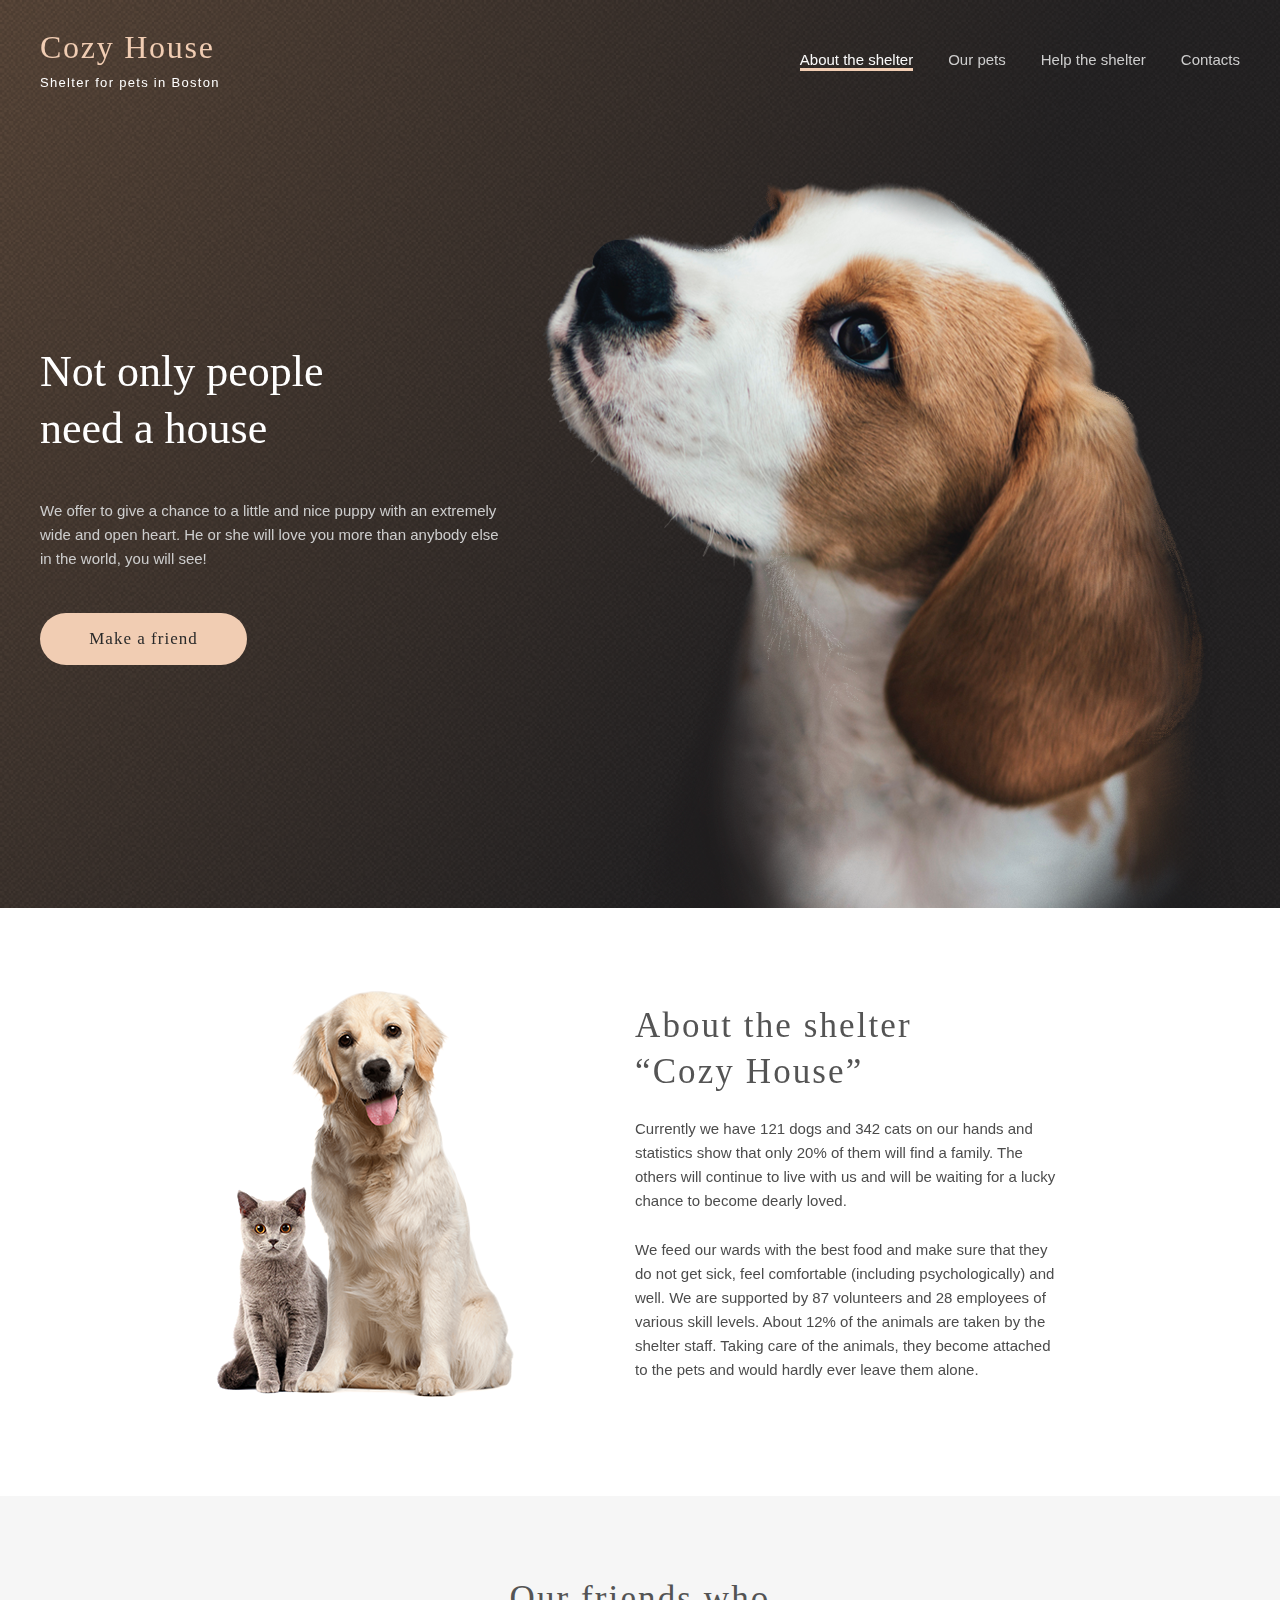
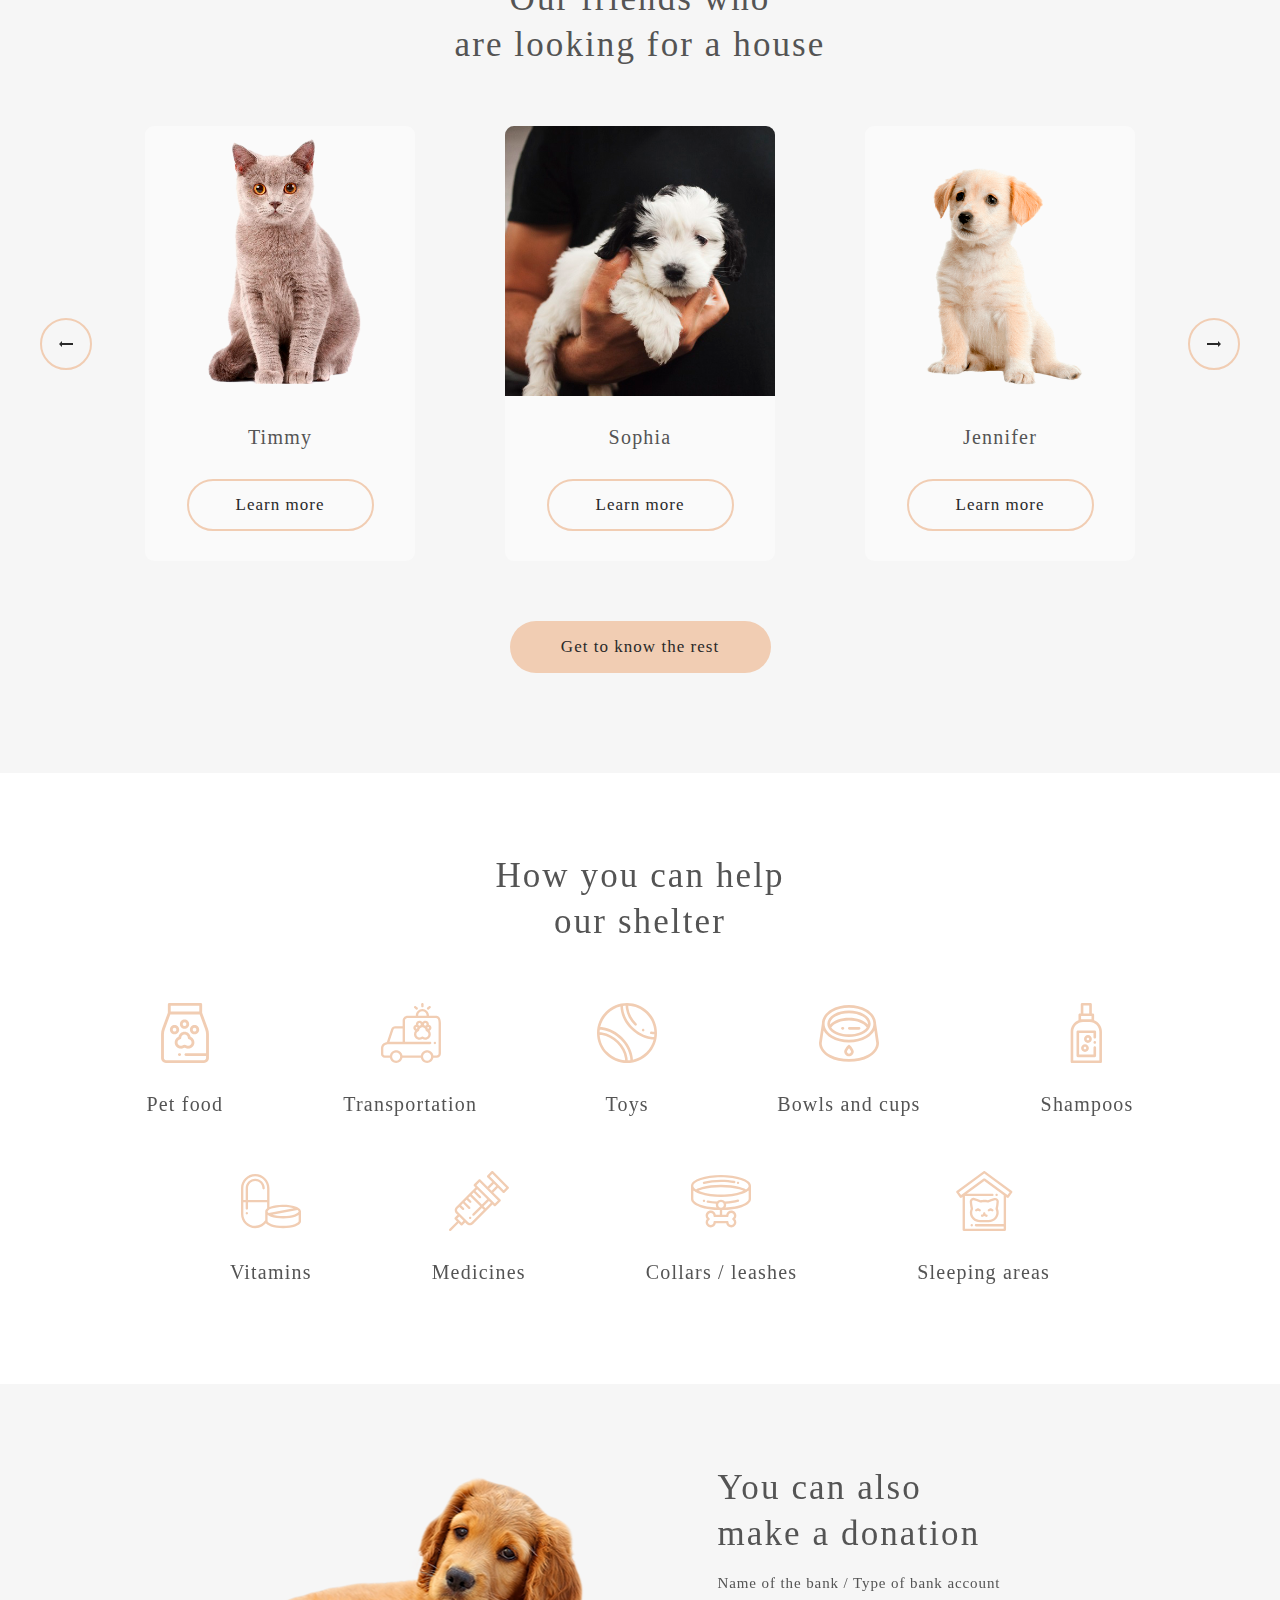
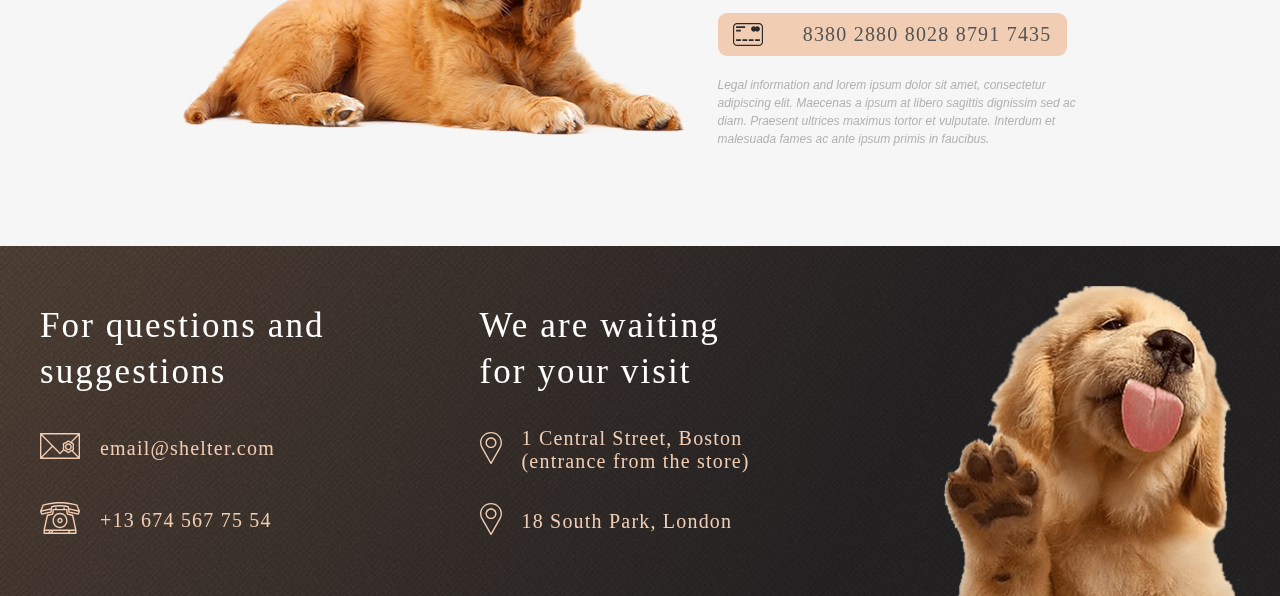
<file: shelter/pages/main/index.html>
<!DOCTYPE html>
<html lang="en">
<head>
    <meta charset="UTF-8">
    <meta http-equiv="X-UA-Compatible" content="IE=edge">
    <meta name="viewport" content="width=device-width, initial-scale=1.0">
    <title>Shelter</title>
    <link rel="stylesheet" href="../main/style/style-desktop.css">
    <link rel="stylesheet" href="../main/style/style-tablet.css">
    <link rel="stylesheet" href="../main/style/style-mobile.css">
    <link rel="shortcut icon" href="../../assets/icons/favicon_main.png" type="image/x-icon">
</head>
<body>
    <header class="header">
        <div class="container">
            <div class="header__row row">
                <div class="logo">
                    <div class="logo__title">
                        <h2><a href="#">Cozy House</a></h2>
                        <h5>Shelter for pets in Boston</h5>
                    </div>
                </div>
                <div class="burger">
                    <span class="line line-one"></span>
                    <span class="line line-two"></span>
                    <span class="line line-three"></span>
                </div>
                <nav class="menu">
                </nav>
                <ul class="menu__row row">
                    <li class="menu__item">
                        <a class="link-active burger-link" href="#">About the shelter</a>
                    </li>
                    <li class="menu__item">
                        <a class="menu__link burger-link" href="../pets/index.html">Our pets</a>
                    </li>
                    <li class="menu__item">
                        <a class="menu__link burger-link" href="#help">Help the shelter</a>
                    </li>
                    <li class="menu__item">
                        <a class="menu__link burger-link" href="#footer">Contacts</a>
                    </li>
                </ul>
            </div>
        </div>
    </header>
    <section class="not-only bg">
        <div class="not-only__container container">
            <div class="not-only__row row">
                <div class="content">
                    <div class="content__colum">
                        <h1 class="content__title">Not only people<br> need a house</h1>
                        <p class="content__subtitle">We offer to give a chance to a little and nice puppy with an extremely wide and open heart. He or she will love you more than anybody else in the world, you will see!</p>
                        <div class="content__btn-wrapper">
                            <button class="content__btn" onclick="location.href='#our-friends'">Make a friend</button>
                        </div>
                    </div>
                </div>
                <img class="not-only__img" src="../../assets/images/start-screen-puppy.png" alt="not-only">
            </div>
        </div>
    </section>
    <section class="about">
        <div class="about__container container">
            <div class="about__row row">
                <img class="about__img" src="../../assets/images/about-pets.png" alt="icon_about">
                <div class="about__disc">
                    <h3 class="about__disc-title">About the shelter<br> “Cozy House”</h3>
                    <p class="about__disc-subtitle about__disc-subtitle_first">Currently we have 121 dogs and 342 cats on our hands and statistics show that only 20% of them will find a family. The others will continue to live with us and will be waiting for a lucky chance to become dearly loved.</p>
                    <p class="about__disc-subtitle about__disc-subtitle_second">We feed our wards with the best food and make sure that they do not get sick, feel comfortable (including psychologically) and well. We are supported by 87 volunteers and 28 employees of various skill levels. About 12% of the animals are taken by the shelter staff. Taking care of the animals, they become attached to the pets and would hardly ever leave them alone.</p>
                </div>
            </div>
        </div>
    </section>
    <section class="our-friends" id="our-friends">
        <div class="container">
            <div class="our-friends__colum colum">
                <h3 class="our-friends__title">Our friends who<br> are looking for a house</h3>
                <div class="slider">
                    <div class="slider__btn slider__btn-prev">
                        <img src="../../assets/icons/Arrow-left.svg" alt="pointer">
                    </div>
                    <div class="slider__container">
                        <div class="slider__content">
                            <div class="prev-page page">
                            </div>
                            <div class="current-page page">
                            </div>
                            <div class="next-page page">
                            </div>
                        </div>
                    </div>
                    <div class="slider__btn slider__btn-next">
                        <img src="../../assets/icons/Arrow-right.svg" alt="pointer">
                    </div>
                </div>
                <button class="our-friends__btn" onclick="location.href='../pets/index.html'">Get to know the rest</button>
            </div>
        </div>
    </section>
    <section class="help" id="help">
        <div class="help__container">
            <div class="help__colum colum">
                <h3 class="help__title">How you can help<br>our shelter</h3>
                <div class="help__list">
                    <div class="item item_one">
                        <img src="../../assets/icons/icon-1.svg" class="item__icon" alt="icon">
                        <h4 class="item__text">Pet food</h4>
                    </div>
                    <div class="item item_two">
                        <img src="../../assets/icons/icon-2.svg" class="item__icon" alt="icon">
                        <h4 class="item__text">Transportation</h4>
                    </div>
                    <div class="item item_three">
                        <img src="../../assets/icons/icon-3.svg" class="item__icon" alt="icon">
                        <h4 class="item__text">Toys</h4>
                    </div>
                    <div class="item item_four">
                        <img src="../../assets/icons/icon-4.svg" class="item__icon" alt="icon">
                        <h4 class="item__text">Bowls and cups</h4>
                    </div>
                    <div class="item item_five">
                        <img src="../../assets/icons/icon-5.svg" class="item__icon" alt="icon">
                        <h4 class="item__text">Shampoos</h4>
                    </div>
                    <div class="item item_six">
                        <img src="../../assets/icons/icon-6.svg" class="item__icon" alt="icon">
                        <h4 class="item__text">Vitamins</h4>
                    </div>
                    <div class="item item_seven">
                        <img src="../../assets/icons/icon-7.svg" class="item__icon" alt="icon">
                        <h4 class="item__text">Medicines</h4>
                    </div>
                    <div class="item item_eight">
                        <img src="../../assets/icons/icon-8.svg" class="item__icon" alt="icon">
                        <h4 class="item__text">Collars / leashes</h4>
                    </div>
                    <div class="item item_nine">
                        <img src="../../assets/icons/icon-9.svg" class="item__icon" alt="icon">
                        <h4 class="item__text">Sleeping areas</h4>
                    </div>
                </div>
            </div>
        </div>
    </section>
    <section class="in-addition">
        <div class="in-addition__container container">
            <div class="in-addition__row row">
                <img class="in-addition__img" src="../../assets/images/donation-dog.png" alt="in-addition_icon">
                <div class="donation">
                    <h2 class="donation__title">You can also<br> make a donation</h2>
                    <h4 class="donation__subtitle">Name of the bank / Type of bank account</h4>
                    <div class="donation__btn">
                        <div class="credit-icon"></div>
                        <a href="#noscrol">8380 2880 8028 8791 7435</a>
                    </div>
                    <h6 class="donation__text">Legal information and lorem ipsum dolor sit amet, consectetur adipiscing elit. Maecenas a ipsum at libero sagittis dignissim sed ac diam. Praesent ultrices maximus tortor et vulputate. Interdum et malesuada fames ac ante ipsum primis in faucibus.</h6>
                </div>
            </div>
        </div>
    </section>
    <footer class="footer bg" id="footer">
        <div class="container">
            <div class="footer__row row">
                <div class="contacts contacts_one">
                    <h3 class="contacts__title">For questions and suggestions</h3>
                    <div class="contacts__item contacts__item-one">
                        <div class="contacts__icon"><a href="mailto:"><img src="../../assets/icons/mail.svg" alt="mail"></a></div>
                        <h4 class="contacts__text"><a href="mailto:">email@shelter.com</a></h4>
                    </div>
                    <div class="contacts__item contacts__item-two">
                        <div class="contacts__icon"><a href="tel:+136745677554"><img src="../../assets/icons/phone.svg" alt="phone"></a></div>
                        <h4 class="contacts__text"><a href="tel:+136745677554">+13 674 567 75 54</a></h4>
                    </div>
                </div>
                <div class="contacts contacts_two">
                    <h3 class="contacts__title">We are waiting for your visit</h3>
                    <div class="contacts__item contacts__item-one">
                        <div class="contacts__icon"><a href="https://www.google.by/maps/search/1+Central+Street,+Boston/@42.3309922,-71.1308377,13z/data=!3m1!4b1?hl=ru" target="_blank"><img src="../../assets/icons/pin.svg" alt="pin"></a></div>
                        <h4 class="contacts__text"><a href="https://www.google.by/maps/search/1+Central+Street,+Boston/@42.3309922,-71.1308377,13z/data=!3m1!4b1?hl=ru" target="_blank">1 Central Street, Boston (entrance from the store)</a></h4>
                    </div>
                    <div class="contacts__item contacts__item-two">
                        <div class="contacts__icon"><a href="https://www.google.by/maps/search/18+South+Park,+London/@51.4830625,-0.1728991,12z/data=!3m1!4b1?hl=ru" target="_blank"><img src="../../assets/icons/pin.svg" alt="pin"></a></div>
                        <h4 class="contacts__text"><a href="https://www.google.by/maps/search/18+South+Park,+London/@51.4830625,-0.1728991,12z/data=!3m1!4b1?hl=ru" target="_blank">18 South Park, London</a></h4>
                    </div>
                </div>
                <img class="footer__img" src="../../assets/images/footer-puppy.png" alt="">
            </div>
        </div>
    </footer>
    <div class="popup__body"></div>
    <div class="popup">
        <div class="popup__btn">
            <img src="../../assets/icons/popup__btn-closed.png" class="popup__btn-closed"></img>
        </div>
        <div class="popup__container">
            <img class="popup__img" src="../../assets/images/pets-hight500/jennifer.png" alt="i">
            <div class="info">
                <h2 class="name">Jennifer</h2>
                <h3 class="type-breed"></h3>
                <h4 class="description"></h4>
                <h4 class="point">Age:<span class="age info-text"></span></h4>
                <h4 class="point">Inoculations:<span class="inoculations info-text"></span></h4>
                <h4 class="point">Diseases:<span class="diseases info-text"></span></h4>
                <h4 class="point">Parasites:<span class="parasites info-text"></span></h4>
            </div>
        </div>
    </div>
    <script src="script.js"></script>
</body>
</html>
</file>
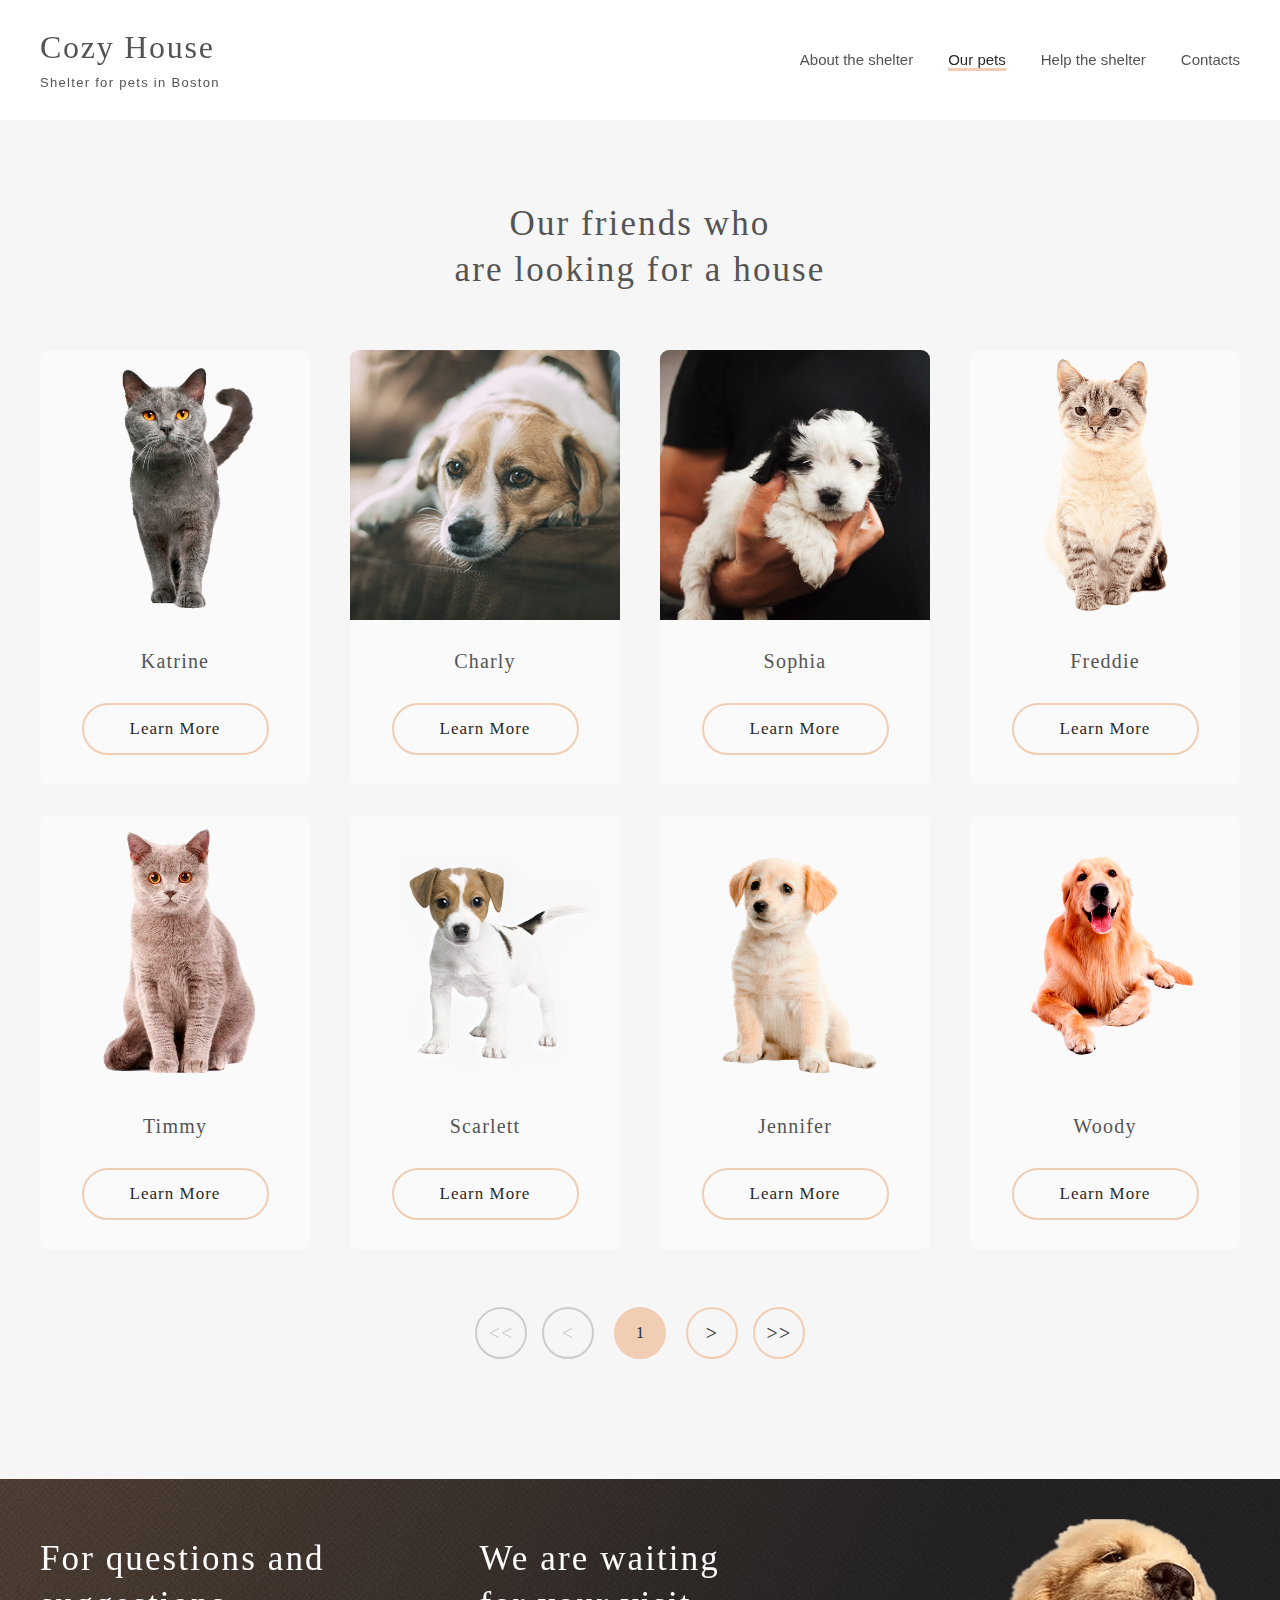
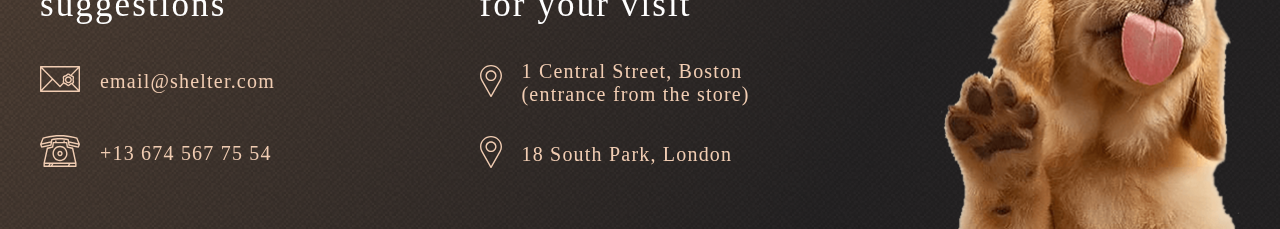
<file: shelter/pages/pets/index.html>
<!DOCTYPE html>
<html lang="en">
<head>
    <meta charset="UTF-8">
    <meta http-equiv="X-UA-Compatible" content="IE=edge">
    <meta name="viewport" content="width=device-width, initial-scale=1.0">
    <title>Shelter</title>
    <link rel="stylesheet" href="../pets/style/style-desktop.css">
    <link rel="stylesheet" href="../pets/style/style-tablet.css">
    <link rel="stylesheet" href="../pets/style/style-mobile.css">
    <link rel="shortcut icon" href="../../assets/icons/favicon_petst.png" type="image/x-icon">
</head>
<body>
    <header class="header">
        <div class="header__container container">
            <div class="header__row row">
                <div class="logo">
                    <div class="logo__title">
                        <h2><a href="../main/index.html">Cozy House</a></h2>
                        <h5>Shelter for pets in Boston</h5>
                    </div>
                </div>
                <div class="burger">
                    <span class="line line-one"></span>
                    <span class="line line-two"></span>
                    <span class="line line-three"></span>
                </div>
                <nav class="menu">
                </nav>
                <ul class="menu__row row">
                    <li class="menu__item">
                        <a class="menu__link burger-link" href="../main/index.html">About the shelter</a>
                    </li>
                    <li class="menu__item">
                        <a class="link-active burger-link" href="#">Our pets</a>
                    </li>
                    <li class="menu__item">
                        <a class="menu__link burger-link" href="https://rolling-scopes-school.github.io/mishakozarev-JSFE2023Q1/shelter/pages/main/#help">Help the shelter</a>
                    </li>
                    <li class="menu__item">
                        <a class="menu__link burger-link" href="#footer">Contacts</a>
                    </li>
                </ul>
            </div>
        </div>
    </header>
    <section class="our-friends">
        <div class="container">
            <div class="our-friends__colum colum">
                <h1 class="our-friends__title">Our friends who<br>are looking for a house</h1>
                <div class="pagination">
                    <div class="pagination__content">
                        <div class="item-left our-friends__grid"></div>
                        <div class="item-center our-friends__grid"></div>
                        <div class="item-right our-friends__grid"></div>
                    </div>
                </div>
                <div class="nav">
                    <div class="slider__btn btn-left_end">
                        <h4>&lt;&lt;</h4>
                    </div>
                    <div class="slider__btn btn-left">
                        <h4>&lt;</h4>
                    </div>
                    <div class="slider__btn btn-center">
                        <h4>1</h4>
                    </div>
                    <div class="slider__btn btn-right">
                        <h4>&gt;</h4>
                    </div>
                    <div class="slider__btn btn-right_end">
                        <h4>&gt;&gt;</h4>
                    </div>
                </div>
            </div>
        </div>
    </section>
    <footer class="footer bg" id="footer">
        <div class="footer__container container">
            <div class="footer__row row">
                <div class="contacts contacts_one">
                    <h3 class="contacts__title">For questions and suggestions</h3>
                    <div class="contacts__item contacts__item-one">
                        <div class="contacts__icon"><a href="mailto:"><img src="../../assets/icons/mail.svg" alt="mail"></a></div>
                        <h4 class="contacts__text"><a href="mailto:">email@shelter.com</a></h4>
                    </div>
                    <div class="contacts__item contacts__item-two">
                        <div class="contacts__icon"><a href="tel:+136745677554"><img src="../../assets/icons/phone.svg" alt="phone"></a></div>
                        <h4 class="contacts__text"><a href="tel:+136745677554">+13 674 567 75 54</a></h4>
                    </div>
                </div>
                <div class="contacts contacts_two">
                    <h3 class="contacts__title">We are waiting for your visit</h3>
                    <div class="contacts__item contacts__item-one">
                        <div class="contacts__icon"><a href="https://www.google.by/maps/search/1+Central+Street,+Boston/@42.3309922,-71.1308377,13z/data=!3m1!4b1?hl=ru" target="_blank"><img src="../../assets/icons/pin.svg" alt="pin"></a></div>
                        <h4 class="contacts__text"><a href="https://www.google.by/maps/search/1+Central+Street,+Boston/@42.3309922,-71.1308377,13z/data=!3m1!4b1?hl=ru" target="_blank">1 Central Street, Boston (entrance from the store)</a></h4>
                    </div>
                    <div class="contacts__item contacts__item-two">
                        <div class="contacts__icon"><a href="https://www.google.by/maps/search/18+South+Park,+London/@51.4830625,-0.1728991,12z/data=!3m1!4b1?hl=ru" target="_blank"><img src="../../assets/icons/pin.svg" alt="pin"></a></div>
                        <h4 class="contacts__text"><a href="https://www.google.by/maps/search/18+South+Park,+London/@51.4830625,-0.1728991,12z/data=!3m1!4b1?hl=ru" target="_blank">18 South Park, London</a></h4>
                    </div>
                </div>
                <img class="footer__img" src="../../assets/images/footer-puppy.png" alt="">
            </div>
        </div>
    </footer>
    <div class="popup__body"></div>
    <div class="popup">
        <div class="popup__btn">
            <img src="../../assets/icons/popup__btn-closed.png" class="popup__btn-closed"></img>
        </div>
        <div class="popup__container">
            <img class="popup__img" src="../../assets/images/pets-hight500/jennifer.png" alt="i">
            <div class="info">
                <h2 class="name">Jennifer</h2>
                <h3 class="type-breed"></h3>
                <h4 class="description"></h4>
                <h4 class="point">Age:<span class="age info-text"></span></h4>
                <h4 class="point">Inoculations:<span class="inoculations info-text"></span></h4>
                <h4 class="point">Diseases:<span class="diseases info-text"></span></h4>
                <h4 class="point">Parasites:<span class="parasites info-text"></span></h4>
            </div>
        </div>
    </div>
    <script src="script.js"></script>
</body>
</html>
</file>
<file: shelter/pages/main/style/style-desktop.css>
@font-face {
    font-family: "GeorgiaRegular";
    src: url("../../assets/fonts/georgia/Georgia_regular.woff") format("woff2"), url("/mishakozarev-JSFE2023Q1/shelter/assets/fonts/georgia/Georgia_regular.woff2") format("woff");
}
 @font-face {
    font-family: "ArialRegular";
    src: url("../../assets/fonts/arial/Arial.woff2") format("woff2"), url("../../assets/fonts/Arial.woff") format("woff");
}
html {
    scroll-behavior: smooth;
}
body {
    box-sizing: border-box;
    margin: 0;
    padding: 0;
    width: 100%;
    overflow: overlay;
}
body.active {
    overflow: hidden;
}
h1, h2, h3, h4, h5, h6, p {
    margin: 0;
    padding: 0;
}
h1, h2, h3, h4, a, button{
    font-family: "Georgia";
    font-style: normal;
    font-weight: 400;
}
h5, h6, p {
    font-family: "Arial";
    font-style: normal;
    font-weight: 400;
}
button {
    cursor: pointer;
    transition: 1s;
}
button:hover {
    background: #FDDCC4;
}

a {
    text-decoration: none;
}
.row {
    display: flex;
    align-items: center;
    justify-content: space-between;
    margin: 0;
    padding: 0 20px 0;
}
.container {
    max-width: 1240px;
    margin: 0 auto;
    height: 100%;
}
.bg{
    background: url(../../../assets/images/bg/start-screen-gradient-background.png);
    background-size: cover;
    background-position: center;
    background-repeat: no-repeat;
    width: 100%;
    height: 100%;
}

/* start HEADER */
.header {
    position: absolute;
    width: 100%;
    top: 30px;
}
.logo {
    width: 184px;
}
.logo__title h2 {
    margin: 0 0 10px 0 ;
}
.logo__title h2 a{
    font-size: 32px;
    line-height: 110%;
    letter-spacing: 0.054em;
    color: #F1CDB3;
    margin: 0 0 10px 0 ;
}
.logo__title h5 {
    font-size: 13px;
    line-height: 15px;
    letter-spacing: 0.1em;
    color: #FFFFFF;
    margin: 0;
}
.logo__title{
    margin: 0;
}

.menu__row {
    padding: 0;
}
.menu__item {
    margin-right: 35px;
    list-style-type: none;
}
.menu__item:last-child{
    margin-right: 0px;
}
.menu__link{
    font-family: "Arial";
    font-style: normal;
    font-weight: 400;
    font-size: 15px;
    line-height: 160%;
    color: #CDCDCD;
    transition: .5s;
}
.menu__link:hover{
    color: #FAFAFA;
}
.menu__link:active{
    color: #FAFAFA;
    padding-bottom: 3px;
    border-bottom: 3px solid #F1CDB3;
}
.link-active{
    color: #FAFAFA;
    border-bottom: 3px solid #F1CDB3;
    cursor: default;
    font-family: "Arial";
    font-style: normal;
    font-weight: 400;
    font-size: 15px;
    line-height: 160%;
    transition: .5s;
}
.burger {
    position: relative;
    width: 30px;
    height: 22px;
	z-index:3;
	overflow: hidden;
    display: none;
    cursor: pointer;
}
.line {
    position: absolute;
    width: 30px;
    height: 2px;
	left: 50%;
	transform: translate(-50%, -50%);
	background-color: #F1CDB3;
	transition: all 0.5s;
}
.line-one {
    top: 50%;
}
.line-two {
    top: calc(50% - 10px);
}
.line-three {
    top: calc(50% + 10px);
}
/* end HEADER */


/* start NOT-ONLY */
.not-only {
    height: 908px;
}
.not-only__container{
    max-width: 1240px;
    margin: 0 auto;
}
.not-only__row {
    height: 100%;
    display: flex;
    align-items: flex-end;
}
.content {
    display: flex;
    align-items: center;
    max-width: 460px;
    min-height: 322px;
    padding: 0 0 243px;
}

.content__colum {
    display: flex;
    flex-direction: column;
    align-items: flex-start;
}
.content__title {
    height: 114px;
    font-size: 44px;
    line-height: 130%;
    color: #FFFFFF;
}
.content__subtitle {
    font-size: 15px;
    line-height: 160%;
    color: #CDCDCD;
    margin: 42px 0 42px 0;
}
.content__btn {
    width: 207px;
    height: 52px;
    background: #F1CDB3;
    border-radius: 100px;
    font-size: 17px;
    line-height: 130%;
    letter-spacing: 0.06em;
    color: #292929;
    border: none;
}
.content__btn a{
    font-size: 17px;
    line-height: 130%;
    letter-spacing: 0.06em;
    color: #292929;
}
.not-only__img{
    width: 58.166%;
    max-width: 698px;
    min-width: 530px;
}

/* end NOT-ONLY */


/* start ABOUT */
.about {
    width: 100%;
    min-height: 588px;
    background: white;
}
.about__container {
    max-width: 890px;
    margin: 0 auto;
}
.about__row {
    /* width: 100%; */
    padding: 80px 20px 0;
}
.about__img {
    width: 35.29%;
    max-width: 300px;
    min-width: 270px;
    padding: 0 20px 0 0;
}
.about__disc {
    max-width: 430px;
    /* width: 50.58%; */
    height: 412px;
}
.about__disc-title {
    font-size: 35px;
    line-height: 130%;
    letter-spacing: 0.06em;
    color: #545454;
    padding: 15px 0 0 0;
}
.about__disc-subtitle {
    font-size: 15px;
    line-height: 160%;
    color: #4C4C4C;
}
.about__disc-subtitle_first {
    padding: 23px 0 0 0;
}
.about__disc-subtitle_second{
    padding: 25px 0 0 0;
}




/* start OUR-FRIENDS */
.our-friends {
    width: 100%;
    height: 877px;
    background: #F6F6F6;
    position: relative;
}
.our-friends__colum {
    display: flex;
    flex-direction: column;
    align-items: center;
    padding: 0 20px 0;
}
.our-friends__title {
    font-size: 35px;
    line-height: 130%;
    text-align: center;
    letter-spacing: 0.06em;
    color: #545454;
    margin: 80px 0 59px 0;
}
.slider {
    position: relative;
    display: flex;
    align-items: center;
    gap: 53px;
}
.slider__container {
    width: 990px;
    overflow: hidden;
}
.slider__content {
    position: relative;
    left: -1080px;
    display: flex;
    width: 3150px;
    justify-content: center;
    gap: 90px;
    transition: none;
}


@keyframes move-right {
    from {left: -1080px;}
    to {left: -2160px;}
}
.transition-right {
    animation-name: move-right;
    animation-duration: .5s;
}
@keyframes move-left {
    from {left: -1080px;}
    to {left: 0px;}
}
.transition-left {
    animation-name: move-left;
    animation-duration: .5s;
}


.prev-page, .current-page, .next-page {
    display: flex;
    gap: 90px;
    width: 990px;
}

.slider__btn {
    width: 52px;
    height: 52px;
    border: 2px solid #F1CDB3;
    border-radius: 100%;
    display: flex;
    align-items: center;
    justify-content: center;
    cursor: pointer;
    box-sizing: border-box;
    transition: background 1s ease;
}
.slider__btn:hover {
    background: #F1CDB3;
}
.card {
    width: 270px;
    height: 435px;
    display: flex;
    flex-direction: column;
    align-items: center;
    background: #FAFAFA;
    border-radius: 9px;
    flex-shrink: 0;
    cursor: pointer;
    transition: 1s;
    z-index: 1;
}
.card:hover{
    background: white;
    box-shadow: 0px 2px 35px 14px rgba(13, 13, 13, 0.04);

}
.card:hover .card__btn{
    border: none;
    background: #FDDCC4;
}
.card__img {
    width: 270px;
    height: 270px;
    border-radius: 9px 9px 0px 0px;

}
.card__text {
    font-size: 20px;
    line-height: 23px;
    letter-spacing: 0.06em;
    color: #545454;
    margin: 30px 0;
}
.card__btn {
    width: 187px;
    height: 52px;
    border: 2px solid #F1CDB3;
    border-radius: 100px;
    font-size: 17px;
    line-height: 130%;
    letter-spacing: 0.06em;
    color: #292929;
    background: #FAFAFA;
}
.our-friends__btn {
    margin-top: 60px;
    width: 261px;
    height: 52px;
    background: #F1CDB3;
    border-radius: 100px;
    border: none;
    font-size: 17px;
    line-height: 130%;
    letter-spacing: 0.06em;
    color: #292929;
    display: flex;
    align-items: center;
    justify-content: center;
}
.our-friends__btn a{
    font-family: "Georgia";
    font-style: normal;
    font-weight: 400;
    font-size: 17px;
    line-height: 130%;
    letter-spacing: 0.06em;
    color: #292929;
}
.popup__body {
    position: fixed;
    top: 0;
    left: 0;
    /* right: -100%; */
    opacity: 0;
    height: 100%;
    width: 100%;
    background: rgb(0, 0, 0, 0.6);
    transition: 1s;
    cursor: pointer;
    z-index: -1;
}
.popup__body.active{
    opacity: 1;
    z-index: 2;
    transition: 1s;
}
.popup {
    position: fixed;
    width: 900px;
    height: 500px;
    background: #FAFAFA;
    border-radius: 9px;
    top:50%;
    left:50%;
    transform:translate(-50%, -50%);
    z-index: 3;
    visibility: hidden;
    box-shadow: 0px 2px 35px 14px rgba(13, 13, 13, 0.04);
}
.popup.active {
    visibility: visible;
}

.popup__btn {
    position: fixed;
    top: -52px;
    right: -52px;
    width: 52px;
    height: 52px;
    border: 2px solid #F1CDB3;
    border-radius: 100px;
    display: flex;
    align-items: center;
    justify-content: center;
    z-index: 3;
    cursor: pointer;
    transition: .2s;
}
.popup__btn:hover {
    background: #FDDCC4;
}
.popup__btn-closed{
    width: 12px;
    height: 12px;
}
.popup__container {
    display: flex;
}
.popup__img {
    border-radius: 9px;
    box-sizing: border-box;
    width: 500px;
    height: 500px;
}
.info {
    padding: 50px 20px 88px 29px;
}
.name {
    font-size: 35px;
    line-height: 130%;
    letter-spacing: 0.06em;
    margin-bottom: 10px;
}
.type-breed {
    font-size: 20px;
    line-height: 115%;
    letter-spacing: 0.06em;
    margin-bottom: 40px;
}
.point::before {
    content: "";
    display: inline-block;
    width: 4px;
    height: 4px;
    border-radius: 50px;
    background: #F1CDB3;
    margin: 0 10px 2px 0;
    line-height: 110%;

}
.description {
    margin-bottom: 40px;
    font-size: 15px;
    line-height: 110%;
    letter-spacing: 0.06em;
}
.age, .inoculations, .diseases, .parasites {
    font-weight: 700;
    font-size: 15px;
    line-height: 110%;
    letter-spacing: 0.06em;
    margin-bottom: 10px;
}
.info-text {
    font-weight: 400;
    line-height: 110%;

}
.point {
    font-weight: 700;
    line-height: 160%;
}

/* end OUR-FRIENDS */


/* start HELP */
.help {
    width: 100%;
    min-height: 611px;
    background: white;
}
.help__container {
    height: 100%;
}
.help__colum {
    display: flex;
    flex-direction: column;
    max-width: 1029px;
    margin: 0 auto;
    padding: 0 20px 0;
    height: 100%;
}
.help__title {
    font-size: 35px;
    line-height: 130%;
    letter-spacing: 0.06em;
    color: #545454;
    margin: 80px 0 59px;
    text-align: center;
}
.help__list {
    display: flex;
    justify-content: center;
    gap: 54px 120px;
    flex-wrap: wrap;
    height: 281px;
    margin: 0;
}
.item {
    display: flex;
    flex-direction: column;
    align-items: center;
    justify-content: space-between;
    /* width: 82px; */
    height: 113px;
}

.item__text {
    font-size: 20px;
    line-height: 115%;
    text-align: center;
    letter-spacing: 0.06em;
    color: #545454;
}

/*START in-addition*/
.in-addition {
    width: 100%;
    height: 462px;
    background: #F6F6F6;
}
.in-addition__container {
    max-width: 955px;
    margin: 0 auto;
}
.in-addition__img {
    /* background: url(../../assets/images/donation-dog.png); */
    width: 55.19%;
    max-width: 505px;
    min-width: 260px;
    padding: 81px 20px 0 0 ;
    margin: 0;
}
.donation {
    display: flex;
    flex-direction: column;
    align-items: flex-start;
    max-width: 380px;
    margin-top: 81px;
}
.donation__title {
    font-size: 35px;
    line-height: 130%;
    letter-spacing: 0.06em;
    color: #545454;
}
.donation__subtitle {
    font-size: 15px;
    line-height: 110%;
    letter-spacing: 0.06em;
    color: #545454;
    margin: 19px 0 21px;
}
.donation__btn {
    width: 349px;
    height: 43px;
    background: #F1CDB3;
    border-radius: 9px;
    display: flex;
    align-items: center;
    justify-content: space-between;
    margin-bottom: 20px;
    transition: 1s;
}
.donation__btn:hover {
    background: #FDDCC4;
}
.credit-icon {
    background: url(../../../assets/icons/credit-card.svg);
    width: 30px;
    height: 23px;
    margin-left: 15px;
}
.donation__btn a{
    font-size: 20px;
    line-height: 115%;
    letter-spacing: 0.06em;
    color: #545454;
    margin-right: 15px;
}
.donation__text {
    font-style: italic;
    font-size: 12px;
    line-height: 18px;
    color: #B2B2B2;
}
/* end HELP */


/* start FOOTER */
.footer {
    height: 350px;
}
.footer__row {
    height: 100%;
    align-items: flex-end;
    flex-wrap: wrap;
    padding: 0 20px;
}
.contacts {
    display: flex;
    flex-direction: column;
    align-items: flex-start;
    max-width: 295px;
    height: 234px;
}
.contacts_one {
    margin: 0 0 59px 0;
}
.contacts_two {
    margin: 0 21px 59px 0;
}
.contacts_one .contacts__title{
    margin-bottom: 39px;
}
.contacts_two .contacts__title{
    margin-bottom: 33px;
}
.contacts_one .contacts__item-one{
    margin-bottom: 39px;
}
.contacts_two .contacts__item-one{
    margin-bottom: 30px;
}
.contacts__title {
    font-size: 35px;
    line-height: 130%;
    letter-spacing: 0.06em;
    color: #FFFFFF;
}
.contacts__item {
    display: flex;
    align-items: center;
    justify-content: space-between;
}
.contacts__icon {
    margin-right: 20px;
}
.contacts__text  a{
    font-size: 20px;
    line-height: 115%;
    letter-spacing: 0.06em;
    color: #F1CDB3;
    transition: 1s;

}
.contacts__text:hover a{
    color: white;
}
.contacts__phone {
    display: flex;
    align-items: center;
    justify-content: space-between;
}
.footer__img {
    width: 25%;
    max-width: 300px;
    min-width: 270px;
}
/* end FOOTER */
</file>
<file: shelter/pages/main/style/style-tablet.css>
@media(max-width:1240px){
    .slider {
        gap: 20px;
    }
    .slider__container {
        width: 580px;
    }
    .slider__content {
        left: -620px;
        width: 1820px;
        gap: 40px;
    }
    .prev-page, .current-page, .next-page {
        gap: 40px;
    }
    .card__three {
        display: none;
    }
    @keyframes move-right {
        from {left: -620px;}
        to {left: -1240px;}
    }
    .transition-right {
        animation-name: move-right;
        animation-duration: .5s;
    }
    @keyframes move-left {
        from {left: -620px;}
        to {left: 0px;}
    }
    .transition-left {
        animation-name: move-left;
        animation-duration: .5s;
    }
}


/* Popup */
@media(max-width:1071px){
    .popup {
        width: 630px;
        height: 350px;
    }
    .popup__img {
        width: 350px;
        height: 350px;
    }
    .info {
        padding: 10px 9px 37px 11px;
    }
    .type-breed {
        margin-bottom: 20px;
    }
    .description {
        margin-bottom: 20px;
        font-size: 13px;
    }
}
/* popup */


@media(max-width:1070px){
    .help {
        height: 779px;
    }
}
@media(max-width:951px){
    /* start FOOTER */
    .footer {
        height: 639px;
    }
    .footer__row {
        height: 100%;
        align-items: flex-end;
        flex-wrap: wrap;
        padding: 0 69px 0 63px;
    }
    .footer__img {
        margin: 30px 0 0 171px;
        min-width: 300px;
    }
    .contacts {
        display: flex;
        flex-direction: column;
        align-items: flex-start;
        max-width: 295px;
        height: 234px;
        margin: 0;
    }
}
@media(max-width:908px){
    /* start NOT-ONLY */
    .header__row {
        padding: 0 30px 0;
    }
    .not-only {
        height: 1165px;
    }
    .not-only__row {
        flex-direction: column;
        align-items: center;
        justify-content:end;
        height: 100%;
    }
    .content{
        padding: 0 0 100px 0;
    }
    .content__btn-wrapper{
        width: 100%;
        display: flex;
        justify-content: center;
    }
    .not-only__img{
        width: 78.16%;
        max-width: 569px;
        min-width: 260px;
        padding: 0 0 0 139px;
    }
    /* end NOT-ONLY */
}
@media(max-width:820px){
    /*START in-addition*/
    .in-addition {
        height: 783px;
    }
    .in-addition__row {
        flex-direction: column;
        justify-content: flex-start;
        height: 100%;
    }
    .in-addition__img {
        width: 69.368%;
        order: 1;
        padding: 60px 0 0 0;
    }
}
@media(max-width:769px){
    /* start ABOUT */
    .about {
        min-height: 1048px;
    }
    .about__row {
        flex-direction: column;
        align-items: center;
        justify-content: space-between;
        height: 100%;
    }
    .about__img {
        order: 2;
        width: 35,29%;
        padding: 48px 0 0 0;
        min-width: 300px;

    }
    .about__disc-title {
        padding: 0;
    }

    /* start OUR-FRIENDS */
    .our-friends__colum {
        padding: 0 30px 0;
    }
    .help {
        height: 779px;
    }
    .help__colum {
        max-width: 630px;
    }
    .help__list {
        gap: 55px 60px;
    }
    .item {
        width: 170px;
    }
    .item__icon {
        margin: 0 0 30px 0;
    }
    /* end HELP */
}
</file>
<file: shelter/pages/main/style/style-mobile.css>
@media(max-width:767px){
    .card__two {
        display: none;
    }
    .slider__container {
        width: 290px;
        margin: 0;
        padding: 0;
    }
    .slider__content {
        left: -290px;
        width: 850px;
        gap: 20px;
    }
    @keyframes move-right {
        from {left: -290px;}
        to {left: -580px;}
    }
    .transition-right {
        animation-name: move-right;
        animation-duration: .5s;
    }
    @keyframes move-left {
        from {left: -290px;}
        to {left: 0px;}
    }
    .transition-left {
        animation-name: move-left;
        animation-duration: .5s;
    }
}


/* start Popup */
@media(max-width:767px){
    .popup {
        width: 240px;
        height: 341px;
    }
    .popup {
        height: fit-content;
    }
    .popup__img {
        display: none;
    }
    .info {
        padding: 0 10px 10px 10px;
    }
    .type-breed {
        margin-bottom: 20px;
        letter-spacing: 0.04em;

    }
    .description {
        margin-bottom: 24px;
    }
}
/* end popup */


@media (max-width: 767px) {
    .menu {
        position: fixed;
        top: 0;
        left: 0;
        right: -100%;
        opacity: 0;
        height: 100%;
        width: 100%;
        z-index: -1;
        background: rgb(0, 0, 0, 0.7);
        transition: 1s;
        cursor: pointer;
    }
    .menu.active{
        right: 0%;
        opacity: 1;
        z-index: 2;
        transition: 1s;
    }
    .menu__row {
        position: fixed;
        display: flex;
        flex-direction: column;
        align-items: center;
        justify-content: center;
        width: 320px;
        height: 100%;
        background: #292929;
        right: -100%;
        top: 0;
        transition: right 1s linear;
        z-index: 2;
    }
    .menu__row.active {
        transition: right 1s linear;
        right: 0%;
    }
    .menu__item {
        margin: 0 0 40px 0;
        font-size: 32px;
        line-height: 160%;
    }
    .menu__link, .link-active{
        font-size: 32px;
        line-height: 160%;
    }
    .burger {
        display: block;
        transition: 1s;
    }
    .burger.active{
        transform: rotate(90deg);
    }

    .footer__img {
        min-width: 260px;
    }
}
@media (max-width: 724px) {
    .footer {
        height: 809px;
    }
    .footer__row {
        height: 100%;
        flex-direction: column;
        align-items: center;
        padding:0;
    }
    .footer__img {
        margin: 30px 0 0 0;
    }
    .contacts__title {
        font-size: 25px;
        text-align: center;
        width: 294px;
    }
    .contacts_one {
        margin: 30px 0 12px;
        align-items: center;

    }
    .contacts_two .contacts__title{
        margin-bottom: 41px;
    }
    .contacts_two .contacts__item-one{
        margin-bottom: 37px;
    }
}
@media (max-width: 670px) {
    /* start HELP */
    .help {
        height: 745px;
    }
    .help__colum {
        padding: 0 15px 0;
    }
    .help__title {
        font-size: 25px;
        margin: 42px 0;
    }
    .help__list {
        gap: 30px;
    }
    .item {
        width: 130px;
        height: 87px;
    }
    .item__icon {
        margin: 0 0 20px 0;
    }
    .item__text {
        font-size: 15px;
        line-height: 110%;
    }
    /* end HELP */
    .not-only {
        height: 1020px;
    }
    .not-only__img {
        padding: 0;
    }
    .content__colum {
        align-items: center;
    }
    .content__title {
        font-size: 25px;
        height: 64px;
        text-align: center;
    }
    .content__subtitle {
        margin: 30px 0;
    }
}
@media (max-width: 580px) {
    .slider {
        flex-direction: column;
        justify-content: center;
        row-gap: 20px;
        column-gap: 80px;
    }
    .slider__btn-prev {
        order: 2;
        position: relative;
        left: -65px;
    }
    .slider__btn-next {
        order: 2;
        position: absolute;
        bottom: 0;
        right: 42px
    }
    .slider__content {
        left: -280px;
        width: 850px;
        gap: 20px;
    }
    .our-friends__btn {
        margin-top: 42px;
    }
}





@media (max-width: 499px) {
    .our-friends {
        height: 791px;
    }
    .our-friends__colum {
        justify-content: space-between;
        height: 100%;
    }
    .our-friends__title {
        font-size: 25px;
        margin-top: 42px;
    }

}
@media (max-width: 430px) {
    .header__row {
        padding: 0 20px;
    }
    .not-only {
        height: 823px;
    }
    .not-only__row {
        padding: 0 10px;
        align-items: flex-end;
    }
    .content {
        padding: 0 0 93px;
    }
    .content__title {
        width: 100%;
        text-align: center;
        letter-spacing: 0.06em;
    }
    .content__subtitle {
        text-align: center;
        padding: 42px 0;
        margin: 0;
    }

    .about {
        min-height: 974px;
    }
    .about__row {
        justify-content: flex-start;
        padding: 27px 25px 0;
    }
    .about__disc {
        text-align: justify;
    }
    .about__disc-title {
        font-size: 25px;
        text-align: center;
        padding: 15px 0 0 0;
    }
    .about__img {
        width: 96.3%;
        max-width: 260px;
        min-width: 250px;
        padding: 138px 0 0 0;
    }

    .our-friends__colum {
        justify-content: flex-start;
        padding: 0 10px 0;
    }
    .our-friends__title {
       margin: 42px 0 41px;
    }
    .item img {
        height: 50px;
    }
    .help__list {
        justify-content: flex-start;
    }


    .in-addition {
        height: 542.2px;
    }
    .in-addition__row {
        padding: 0 10px;
    }
    .donation__title {
        font-size: 25px;
        text-align: center;
    }
    .donation {
        align-items: center;
        margin: 42px 0 0 0;
    }
    .donation__subtitle {
        line-height: 160%;
        letter-spacing: 0em;
        margin: 19px 0 21px;

    }
    .donation__btn {
        width: 281px;
    }
    .donation__btn a{
        font-size: 15px;
        line-height: 110%;
    }
    .donation__text {
        text-align: justify;
        padding: 0 10px;
    }
    .in-addition__img {
        margin: 41px 0 0 0;
        padding: 0;
    }

    .footer__row {
        height: 100%;
        padding: 0 10px;
    }
}
@media(max-width:319px){
    .help {
        height: 1178px;
    }
}
</file>
<file: shelter/pages/pets/style/style-desktop.css>
@font-face {
    font-family: "GeorgiaRegular";
    src: url("../../assets/fonts/georgia/Georgia_regular.woff") format("woff2"), url("/mishakozarev-JSFE2023Q1/shelter/assets/fonts/georgia/Georgia_regular.woff2") format("woff");
  }
  @font-face {
    font-family: "ArialRegular";
    src: url("../../assets/fonts/arial/Arial.woff2") format("woff2"), url("../../assets/fonts/Arial.woff") format("woff");
  }
html {
    scroll-behavior: smooth;
}
body{
    box-sizing: border-box;
    margin: 0;
    padding: 0;
    width: 100%;
    overflow: overlay;
}
body.active {
    overflow: hidden;
}
.row {
    display: flex;
    align-items: center;
    justify-content: space-between;
    margin: 0;
    padding: 0;

}
.colum {
    display: flex;
    flex-direction: column;
    align-items: center;
}
.container {
    max-width: 1200px;
    margin: 0 auto;
    height: 100%;
}
.bg{
    background: url(../../../assets/images/bg/start-screen-gradient-background.png);
    background-size: cover;
    background-position: center;
    background-repeat: no-repeat;
    width: 100%;
}
h1, h2, h3, h4, h5, h6, p {
    margin: 0;
    padding: 0;
}
h1, h2, h3, h4, a, button{
    font-family: "Georgia";
    font-style: normal;
    font-weight: 400;
}
h5, h6, p {
    font-family: "Arial";
    font-style: normal;
    font-weight: 400;
}
button {
    cursor: pointer;
    transition: 1s;
}
button:hover {
    background: #FDDCC4;
}
a {
    text-decoration: none;
}

/* start HEADER */

.header {
    position: absolute;
    width: 100%;
    top: 30px;
}
.header__container {
    max-width: 1240px;
    padding: 0 20px;
}
.header__row {
    max-width: 1200px;
    padding: 0 20px;
}
.logo {
    width: 184px;
}
.logo__title h2 {
    margin: 0 0 10px 0 ;
}
.logo__title h2 a{
    font-size: 32px;
    line-height: 110%;
    letter-spacing: 0.054em;
    color: #545454;
    margin: 0 0 10px 0 ;
}
.logo__title h5 {
    font-size: 13px;
    line-height: 15px;
    letter-spacing: 0.1em;
    color: #545454;
    margin: 0;
}
.logo__title{
    margin: 0;
}

.menu__item {
    margin-right: 35px;
    list-style-type: none;
}
.menu__item:last-child{
    margin-right: 0px;
}

.menu__link {
    font-family: "Arial";
    font-style: normal;
    font-weight: 400;
    font-size: 15px;
    line-height: 160%;
    text-decoration: none;
    color: #545454;
    transition: .5s;
}
.menu__link:hover{
    color: #292929;
}
.menu__link:active{
    color: #292929;
    padding-bottom: 3px;
    border-bottom: 3px solid #F1CDB3;
}
.link-active{
    color: #292929;
    border-bottom: 3px solid #F1CDB3;
    cursor: default;
    font-family: "Arial";
    font-style: normal;
    font-weight: 400;
    font-size: 15px;
    line-height: 160%;
    transition: .5s;
}
.burger {
    position: relative;
    width: 30px;
    height: 22px;
	z-index:3;
	overflow: hidden;
    display: none;
    cursor: pointer;
}
.line {
    position: absolute;
    width: 30px;
    height: 2px;
	left: 50%;
	transform: translate(-50%, -50%);
	background-color: #000000;
	transition: all 0.5s;
}
.line-one {
    top: 50%;
}
.line-two {
    top: calc(50% - 10px);
}
.line-three {
    top: calc(50% + 10px);

}
/* end HEADER */


/* start our_friends */
.our-friends{
    width: 100%;
    min-height: 1342px;
    background: #F6F6F6;
    position: relative;

}
.our-friends__colum {
    margin: 120px 0 0 0;
}
.our-friends__title {
    font-size: 35px;
    line-height: 130%;
    letter-spacing: 0.06em;
    color: #545454;
    text-align: center;
    margin: 81px 0 58px;
}
.pagination {
    width: 1200px;
    overflow: hidden;
}
.pagination__content {
    position: relative;
    left: -1290px;
    display: flex;
    width: 3780px;
    justify-content: center;
    gap: 90px;
    transition: none;
}
@keyframes move-right {
    from {left: -1290px;}
    to {left: -2580px;}
}
.transition-right {
    animation-name: move-right;
    animation-duration: .5s;
}
@keyframes move-left {
    from {left: -1290px;}
    to {left: 0px;}
}
.transition-left {
    animation-name: move-left;
    animation-duration: .5s;
}
.our-friends__grid{
    width: 1200px;
    display: grid;
    grid-template-columns: repeat(4, 1fr);
    grid-column-gap: 40px;
    grid-row-gap: 30px;
}

.pet_box {
    width: 270px;
    height: 435px;
    display: flex;
    flex-direction: column;
    align-items: center;
    background: #FAFAFA;
    border-radius: 9px;
    flex-shrink: 0;
    cursor: pointer;
    transition: 1s;
    z-index: 1;
}
.card {
    width: 270px;
    height: 435px;
    display: flex;
    flex-direction: column;
    align-items: center;
    background: #FAFAFA;
    border-radius: 9px;
    flex-shrink: 0;
    cursor: pointer;
    transition: 1s;
    z-index: 1;
}
.card:hover{
    background: white;
    box-shadow: 0px 2px 35px 14px rgba(13, 13, 13, 0.04);
}
.card:hover .card__btn{
    border: none;
    background: #FDDCC4;
}
.card__img {
    width: 100%;
    box-sizing: border-box;
    border-radius: 9px 9px 0px 0px;
}

.card__text {
    font-size: 20px;
    line-height: 23px;
    letter-spacing: 0.06em;
    color: #545454;
    margin: 30px 0;
}
.card__btn {
    width: 187px;
    height: 52px;
    border: 2px solid #F1CDB3;
    border-radius: 100px;
    font-size: 17px;
    line-height: 130%;
    letter-spacing: 0.06em;
    color: #292929;
    background: #FAFAFA;
    margin-bottom: 30px;
}

.nav {
    display: flex;
    align-items: center;
    justify-content: space-between;
    margin: 57px 0 120px;
}
.slider__btn{
    width: 52px;
    height: 52px;
    border-radius: 100px;
    display: flex;
    align-items: center;
    justify-content: center;
    cursor: pointer;
    transition: 1s;
    box-sizing: border-box;
}
.slider__btn h4{
    font-size: 20px;
    line-height: 115%;
    letter-spacing: 0.06em;
}
.btn-left_end{
    border: 2px solid #F1CDB3;
    color: #292929;
}
.btn-left{
    margin-left: 15px;
    border: 2px solid #F1CDB3;
    color: #292929;

}
.btn-center{
    background: #F1CDB3;
    border: 2px solid #F1CDB3;
    cursor: default;
    margin: 0 20px;
    color: #292929;
}
.btn-right{
    margin-right: 15px;
    border: 2px solid #F1CDB3;
    color: #292929;
}
.btn-right_end{
    border: 2px solid #F1CDB3;
    color: #292929;
}
.btn-left_end:hover,
.btn-left:hover,
.btn-center:hover,
.btn-right:hover,
.btn-right_end:hover{
    background: #F1CDB3;
    color: #292929;
    border: 2px solid #F1CDB3;
}
.btn-left_end.inactive_btn,
.btn-left.inactive_btn,
.btn-right.inactive_btn,
.btn-right_end.inactive_btn{
    border: 2px solid #CDCDCD;
    color: #CDCDCD;
    pointer-events: none;

}
/* end our_friends */


.footer {
    height: 350px;
}
.footer__container {
    max-width: 1240px;
    padding: 0 20px;
}
.footer__row {
    height: 100%;
    align-items: flex-end;
    flex-wrap: wrap;
    padding: 0 20px;
}
.contacts {
    display: flex;
    flex-direction: column;
    align-items: flex-start;
    max-width: 295px;
    height: 234px;
}
.contacts_one {
    margin: 0 0 59px 0;
}
.contacts_two {
    margin: 0 21px 59px 0;
}
.contacts_one .contacts__title{
    margin-bottom: 39px;
}
.contacts_two .contacts__title{
    margin-bottom: 33px;
}
.contacts_one .contacts__item-one{
    margin-bottom: 39px;
}
.contacts_two .contacts__item-one{
    margin-bottom: 30px;
}
.contacts__title {
    font-size: 35px;
    line-height: 130%;
    letter-spacing: 0.06em;
    color: #FFFFFF;
}
.contacts__item {
    display: flex;
    align-items: center;
    justify-content: space-between;
}
.contacts__icon {
    margin-right: 20px;
}
.contacts__text  a{
    font-size: 1.25rem;
    font-size: 20px;
    line-height: 115%;
    letter-spacing: 0.06em;
    color: #F1CDB3;
    transition: 1s;

}
.contacts__text:hover a{
    color: white;
}
.contacts__phone {
    display: flex;
    align-items: center;
    justify-content: space-between;
}
.footer__img {
    width: 25%;
    max-width: 300px;
    min-width: 280px;
}


.popup__body {
    position: fixed;
    top: 0;
    left: 0;
    /* right: -100%; */
    opacity: 0;
    height: 100%;
    width: 100%;
    background: rgb(0, 0, 0, 0.6);
    transition: 1s;
    cursor: pointer;
    z-index: -1;
}
.popup__body.active{
    opacity: 1;
    z-index: 2;
    transition: 1s;
}
.popup {
    position: fixed;
    width: 900px;
    height: 500px;
    background: #FAFAFA;
    border-radius: 9px;
    top:50%;
    left:50%;
    transform:translate(-50%, -50%);
    z-index: 3;
    visibility: hidden;
    box-shadow: 0px 2px 35px 14px rgba(13, 13, 13, 0.04);
}
.popup.active {
    visibility: visible;
}

.popup__btn {
    position: fixed;
    top: -52px;
    right: -52px;
    width: 52px;
    height: 52px;
    border: 2px solid #F1CDB3;
    border-radius: 100px;
    display: flex;
    align-items: center;
    justify-content: center;
    z-index: 3;
    cursor: pointer;
    transition: .3s;
}
.popup__btn:hover {
    background: #FDDCC4;
}
.popup__btn-closed{
    width: 12px;
    height: 12px;
}
.popup__container {
    display: flex;
}
.popup__img {
    border-radius: 9px;
    box-sizing: border-box;
}
.info {
    padding: 50px 20px 88px 29px;
}
.name {
    font-size: 35px;
    line-height: 130%;
    letter-spacing: 0.06em;
    margin-bottom: 10px;
}
.type-breed {
    font-size: 20px;
    line-height: 115%;
    letter-spacing: 0.06em;
    margin-bottom: 40px;
}
.point::before {
    content: "";
    display: inline-block;
    width: 4px;
    height: 4px;
    border-radius: 50px;
    background: #F1CDB3;
    margin: 0 10px 2px 0;
}
.description {
    margin-bottom: 40px;
    font-size: 15px;
    line-height: 110%;
    letter-spacing: 0.06em;
}
.age, .inoculations, .diseases, .parasites {
    font-weight: 700;
    font-size: 15px;
    line-height: 110%;
    letter-spacing: 0.06em;
    margin-bottom: 10px;
}
.info-text {
    font-weight: 400;
}
.point {
    font-weight: 700;
    line-height: 160%;
}
</file>
<file: shelter/pages/pets/style/style-tablet.css>
@media(max-width: 1240px){
    .our-friends__grid{
        grid-template-columns: repeat(2, 1fr);
    }
    .pagination {
        width: 580px;
        height: 1390px;
    }
    .pagination__content {
        left: -620px;
        width: 1820px;
        gap: 40px;
    }
    .our-friends{
        max-height: 1733px;
    }
    .our-friends__title {
        margin: 81px 0 28px;
    }
    @keyframes move-right {
        from {left: -620px;}
        to {left: -1240px;}
    }
    .transition-right {
        animation-name: move-right;
        animation-duration: .5s;
    }
    @keyframes move-left {
        from {left: -620px;}
        to {left: 0px;}
    }
    .transition-left {
        animation-name: move-left;
        animation-duration: .5s;
    }
}
/* Popup */
@media(max-width:1071px){
    .popup {
        width: 630px;
        height: 350px;
    }
    .popup__img {
        width: 350px;
        height: 350px;
    }
    .info {
        padding: 10px 9px 37px 11px;
    }
    .type-breed {
        margin-bottom: 20px;
    }
    .description {
        margin-bottom: 20px;
        font-size: 13px;
    }
}
/* popup */

@media(max-width: 1000px){
    .footer__img {
        min-width: 300px;
    }
}

@media(max-width:990px){
    /* start FOOTER */
    .footer {
        height: 639px;
    }
    .footer__row {
        height: 100%;
        align-items: flex-end;
        flex-wrap: wrap;
        padding: 0 69px 0 63px;
    }
    .footer__img {
        margin: 30px 0 0 171px;
    }
    .contacts {
        display: flex;
        flex-direction: column;
        align-items: flex-start;
        max-width: 295px;
        height: 234px;
        margin: 0;
    }
}
@media(max-width:800px){
    .header__row {
        padding: 0 10px;
    }
    .nav {
        margin: 38px 0 78px;
    }
    .footer__row {
        padding: 0 70px 0 63px;
    }
    .footer__container {
        padding: 0px;
    }
    .footer__img {
        align-items: center;
    }
}
@media(max-width:768px){
    .btn-left_end:hover,
    .btn-right_end:hover{
    background: #F6F6F6;
    color: #CDCDCD;
    border: 2px solid #CDCDCD;;
    }
    .btn-left:hover,
    .btn-right:hover{
    background: #F6F6F6;
    }
}
</file>
<file: shelter/pages/pets/style/style-mobile.css>
/* start Popup */
@media(max-width:767px){
    .our-friends__grid{
        grid-template-columns: repeat(1, 1fr);
    }
    .our-friends{
        min-height: 1649px;
    }
    .our-friends__title {
        font-size: 25px;
        margin: 42px 0;
    }
    .pagination {
        width: 280px;
    }
    .pagination__content {
        left: -280px;
        width: 850px;
        gap: 20px;
    }
    .btn-center{
        margin: 0 10px;
    }
    .btn-left{
        margin-left: 10px;
    }
    .btn-right{
        margin-right: 10px;
    }
    @keyframes move-right {
        from {left: -280px;}
        to {left: -560px;}
    }
    .transition-right {
        animation-name: move-right;
        animation-duration: .5s;
    }
    @keyframes move-left {
        from {left: -280px;}
        to {left: 0px;}
    }
    .transition-left {
        animation-name: move-left;
        animation-duration: .5s;
    }
}

@media(max-width:767px){
    .popup {
        width: 240px;
        height: 341px;
    }
    .popup {
        height: fit-content;
    }
    .popup__img {
        display: none;
    }
    .info {
        padding: 0 10px 10px 10px;
    }
    .type-breed {
        margin-bottom: 20px;
        letter-spacing: 0.04em;

    }
    .description {
        margin-bottom: 24px;
    }
}
/* end popup */
@media (max-width: 767px) {
    .menu {
        position: fixed;
        top: 0;
        left: 0;
        right: -100%;
        opacity: 0;
        height: 100%;
        width: 100%;
        z-index: -1;
        background: rgb(0, 0, 0, 0.7);
        transition: 1s;
        cursor: pointer;
    }
    .menu.active{
        right: 0%;
        opacity: 1;
        z-index: 2;
        transition: 1s;
    }
    .menu__row {
        position: fixed;
        display: flex;
        flex-direction: column;
        align-items: center;
        justify-content: center;
        width: 320px;
        height: 100%;
        background: #292929;
        right: -100%;
        top: 0;
        transition: right 1s linear;
        z-index: 2;
    }
    .menu__row.active {
        transition: right 1s linear;
        right: 0%;
    }
    .menu__item {
        margin: 0 0 40px 0;
        font-size: 32px;
        line-height: 160%;
    }
    .menu__link, .link-active{
        font-size: 32px;
        line-height: 160%;
        color: #CDCDCD
    }
    .menu__link:hover{
        color: #FAFAFA;
    }
    .burger {
        display: block;
        transition: 1s;
    }
    .burger.active{
        transform: rotate(90deg);
    }
    .line {
        background-color: #CDCDCD;
    }

}
@media (max-width: 724px) {
    .footer {
        height: 809px;
    }
    .footer__row {
        height: 100%;
        flex-direction: column;
        align-items: center;
        padding:0;
    }
    .footer__img {
        margin: 30px 0 0 0;
        min-width: 260px;

    }
    .contacts__title {
        font-size: 25px;
        text-align: center;
        width: 294px;
    }
    .contacts_one {
        margin: 30px 0 12px;
        align-items: center;
    }
}
@media (max-width: 460px) {
    .nav {
        margin: 38px 0 41px;
    }
}
@media (max-width: 430px) {
    .footer__row {
        height: 100%;
        padding: 0 10px;
    }

    .contacts_two .contacts__title{
        margin-bottom: 41px;
    }
    .contacts_two .contacts__item-one{
        margin-bottom: 37px;
    }
}


@media(max-width:410px){
    .slider__btn-2{
        margin-left: 10px;
    }
    .slider__btn-3{
        margin: 0 10px;
    }
    .slider__btn-4{
        margin-right: 10px;
    }
    .header__row {
        padding: 0;
    }
}
</file>
